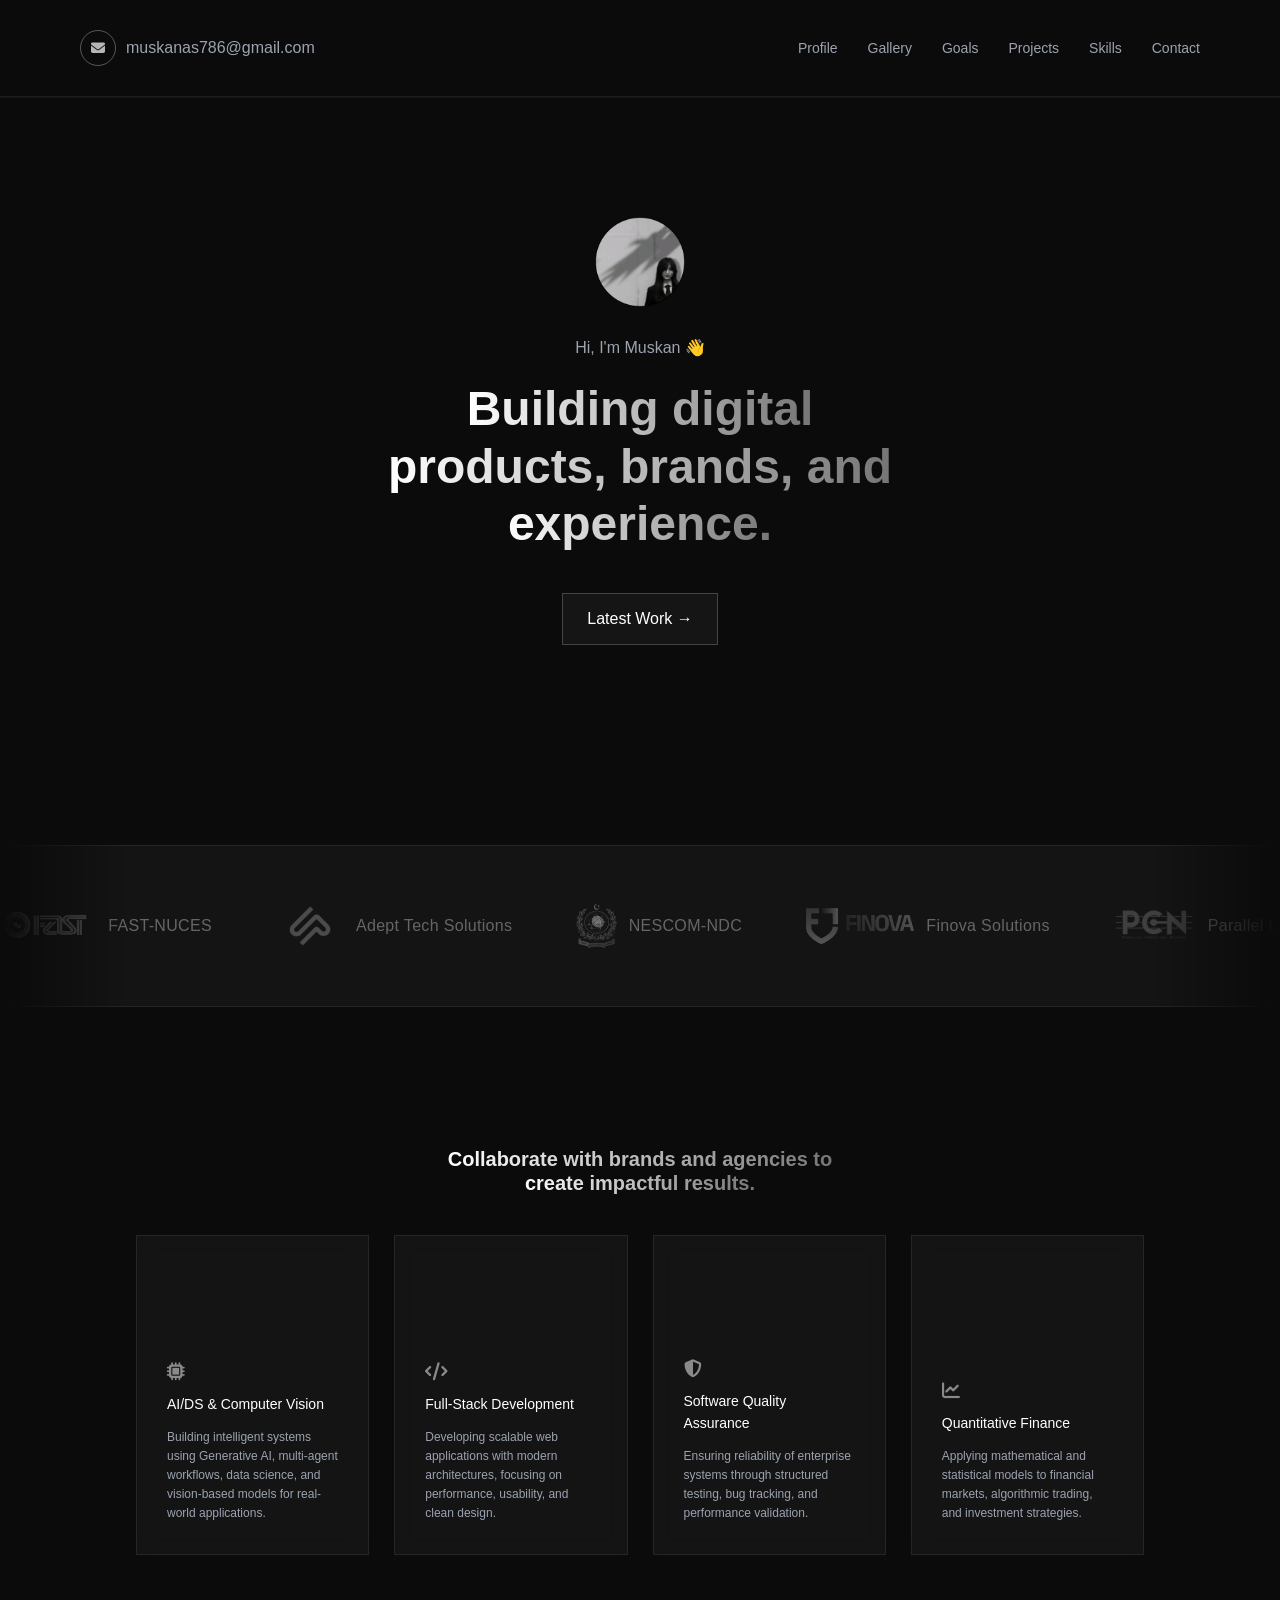
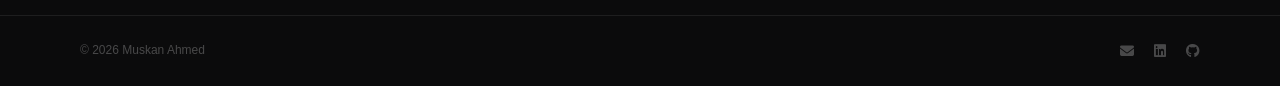
<file: index.html>
<!DOCTYPE html>
<html>
    <head>
        <title>Portfolio</title>
        <link rel="stylesheet" href="style.css">
        <link rel="stylesheet" href="https://cdnjs.cloudflare.com/ajax/libs/font-awesome/6.5.0/css/all.min.css">
    </head>

    <body>

        <nav>
            <div class="contact-item">
                <div class="icon-circle">
                    <i class="fa-solid fa-envelope"></i>
                </div>
                    <span style="color: rgba(156, 163, 175);">muskanas786@gmail.com</span>
                </div>

            <ul>
                <li><a href="profile.html">Profile</a></li>
                <li><a href="gallery.html">Gallery</a></li>
                <li><a href="goals.html">Goals</a></li>
                <li><a href="projects.html">Projects</a></li>
                <li><a href="skills.html">Skills</a></li>
                <li><a href="contact.html">Contact</a></li>
            </ul>
        </nav>

        <section class="hero">
            <img src="images/2.jpg">
            <p>Hi, I'm Muskan 👋</p>
            <h1>
                <span class="line-1">Building digital</span>
                <span class="line-2">products, brands, and</span>
                <span class="line-3">experience.</span>
            </h1>
            <a href="projects.html" class="btn">Latest Work →</a>
        </section>

        <div class="logos-wrapper">
        <div class="logos-track">
            <!-- Original set -->
            <div class="logo-item logo-fast">
            <img src="images/fast.png" alt="FAST-NUCES">
            <span>FAST-NUCES</span>
            </div>
            <div class="logo-item logo-ats">
            <img src="images/ats.png" alt="ATS">
            <span>Adept Tech Solutions</span>
            </div>
            <div class="logo-item logo-nescom">
            <img src="images/nescom.png" alt="NESCOM-NDC">
            <span>NESCOM-NDC</span>
            </div>
            <div class="logo-item logo-finova">
            <img src="images/finova.png" alt="Finova Solutions">
            <span>Finova Solutions</span>
            </div>
            <div class="logo-item logo-pcn">
            <img src="images/pcn.png" alt="PCN Lab">
            <span>Parallel Computing Networks Lab</span>
            </div>
            <!-- Duplicated set for seamless loop -->
            <div class="logo-item   logo-fast">
            <img src="images/fast.png" alt="FAST-NUCES">
            <span>FAST-NUCES</span>
            </div>
            <div class="logo-item logo-ats">
            <img src="images/ats.png" alt="ATS">
            <span>Adept Tech Solutions</span>
            </div>
            <div class="logo-item logo-nescom">
            <img src="images/nescom.png" alt="NESCOM-NDC">
            <span>NESCOM-NDC</span>
            </div>
            <div class="logo-item logo-finova">
            <img src="images/finova.png" alt="Finova Solutions">
            <span>Finova Solutions</span>
            </div>
            <div class="logo-item logo-pcn">
            <img src="images/pcn.png" alt="PCN Lab">
            <span>Parallel Computing Networks Lab</span>
            </div>
        </div>
        </div>

        <section class="section">
            <h2>
                <span class="first-line">Collaborate with brands and agencies to</span>
                <span class="second-line">create impactful results.</span>
            </h2>
            <div class="cards">
                <div class="card">
                    <i class="fa-solid fa-microchip"></i>
                    <h3>AI/DS & Computer Vision</h3>
                    <p>Building intelligent systems using Generative AI, multi-agent workflows, data science, and vision-based models for real-world applications.</p>
                </div>
                <div class="card">
                    <i class="fa-solid fa-code"></i>
                    <h3>Full-Stack Development</h3>
                    <p>Developing scalable web applications with modern architectures, focusing on performance, usability, and clean design.</p>
                </div>
                <div class="card">
                    <i class="fa-solid fa-shield-halved"></i>
                    <h3>Software Quality Assurance</h3>
                    <p>Ensuring reliability of enterprise systems through structured testing, bug tracking, and performance validation.</p>
                </div>
                <div class="card">
                    <i class="fa-solid fa-chart-line"></i>
                    <h3>Quantitative Finance</h3>
                    <p>Applying mathematical and statistical models to financial markets, algorithmic trading, and investment strategies.</p>
                </div>
            </div>
        </section>
        <footer>
            <span>© 2026 Muskan Ahmed</span>
            <div class="footer-links">
                <a href="mailto:muskanas786@gmail.com"><i class="fa-solid fa-envelope"></i></a>
                <a href="https://linkedin.com/in/muskanas78" target="_blank"><i class="fa-brands fa-linkedin"></i></a>
                <a href="https://github.com/muskanas78" target="_blank"><i class="fa-brands fa-github"></i></a>
            </div>
        </footer>
    </body>
</html>
</file>
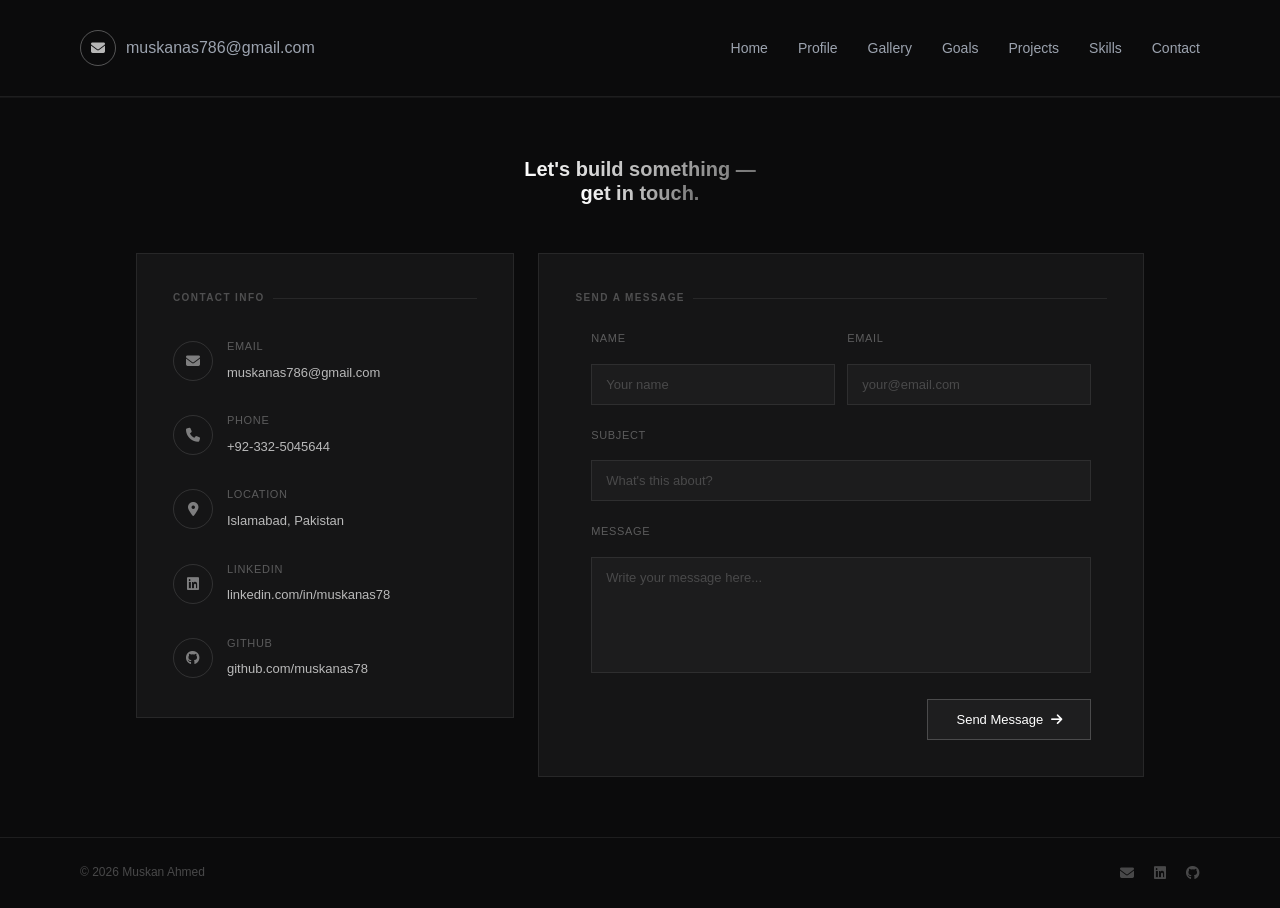
<file: contact.html>
<!DOCTYPE html>
<html>
<head>
    <title>Contact — Muskan Ahmed</title>
    <link rel="stylesheet" href="style.css">
    <link rel="stylesheet" href="https://cdnjs.cloudflare.com/ajax/libs/font-awesome/6.5.0/css/all.min.css">
    <style>
        .contact-layout {
            display: grid;
            grid-template-columns: 1fr 1.6fr;
            gap: 24px;
            align-items: start;
        }
        .contact-info {
            padding: 36px;
            background: var(--card);
            border: 1px solid var(--border);
            display: flex;
            flex-direction: column;
            gap: 28px;
        }
        .block-label {
            font-size: 10px;
            font-weight: 600;
            letter-spacing: 0.14em;
            text-transform: uppercase;
            color: rgba(255,255,255,0.25);
            margin-bottom: 4px;
            display: flex;
            align-items: center;
            gap: 8px;
        }
        .block-label::after {
            content: '';
            flex: 1;
            height: 1px;
            background: var(--border);
        }
        .contact-detail {
            display: flex;
            align-items: center;
            gap: 14px;
        }
        .contact-detail .icon-circle {
            width: 40px;
            height: 40px;
            border-radius: 50%;
            border: 1px solid rgba(255,255,255,0.12);
            display: flex;
            align-items: center;
            justify-content: center;
            flex-shrink: 0;
        }
        .contact-detail .icon-circle i {
            font-size: 14px;
            color: rgba(255,255,255,0.45);
        }
        .contact-detail-text h4 {
            font-size: 11px;
            font-weight: 500;
            color: rgba(255,255,255,0.3);
            margin-bottom: 3px;
            text-transform: uppercase;
            letter-spacing: 0.06em;
        }
        .contact-detail-text a,
        .contact-detail-text span {
            font-size: 13px;
            color: rgba(255,255,255,0.7);
            text-decoration: none;
            transition: color 0.2s;
        }
        .contact-detail-text a:hover { color: #fff; }

        .contact-form-block {
            padding: 36px;
            background: var(--card);
            border: 1px solid var(--border);
        }
        .form-grid {
            display: grid;
            grid-template-columns: 1fr 1fr;
            gap: 12px;
            margin-bottom: 12px;
        }
        .form-field {
            display: flex;
            flex-direction: column;
            gap: 6px;
        }
        .form-field label {
            font-size: 11px;
            color: rgba(255,255,255,0.3);
            letter-spacing: 0.06em;
            text-transform: uppercase;
        }
        .form-field input,
        .form-field textarea {
            width: 100%;
            padding: 12px 14px;
            background: rgba(255,255,255,0.03);
            border: 1px solid rgba(255,255,255,0.08);
            color: #fff;
            font-size: 13px;
            font-family: inherit;
            transition: border-color 0.2s;
            resize: none;
        }
        .form-field input:focus,
        .form-field textarea:focus {
            outline: none;
            border-color: rgba(255,255,255,0.25);
        }
        .form-field input::placeholder,
        .form-field textarea::placeholder {
            color: rgba(255,255,255,0.2);
        }
        .form-full {
            grid-column: span 2;
        }
        .form-submit {
            margin-top: 16px;
            display: flex;
            justify-content: flex-end;
        }
        .btn-send {
            display: inline-flex;
            align-items: center;
            gap: 8px;
            padding: 12px 28px;
            border: 1px solid rgba(255,255,255,0.2);
            background: var(--card);
            color: white;
            font-size: 13px;
            font-family: inherit;
            cursor: pointer;
            transition: 0.3s;
        }
        .btn-send:hover {
            background: rgba(255,255,255,0.9);
            color: #000;
        }

        @media (max-width: 768px) {
            .contact-layout { grid-template-columns: 1fr; }
            .form-grid { grid-template-columns: 1fr; }
            .form-full { grid-column: span 1; }
        }
    </style>
</head>
<body>
    <nav>
        <div class="contact-item">
            <div class="icon-circle">
                <i class="fa-solid fa-envelope"></i>
            </div>
            <span style="color: rgba(156,163,175);">muskanas786@gmail.com</span>
        </div>
        <ul>
            <li><a href="index.html">Home</a></li>
            <li><a href="profile.html">Profile</a></li>
            <li><a href="gallery.html">Gallery</a></li>
            <li><a href="goals.html">Goals</a></li>
            <li><a href="projects.html">Projects</a></li>
            <li><a href="skills.html">Skills</a></li>
            <li><a href="contact.html">Contact</a></li>
        </ul>
    </nav>

    <section class="section">
        <h2 style="margin-bottom: 48px;">
            <span class="first-line">Let's build something —</span>
            <span class="second-line">get in touch.</span>
        </h2>

        <div class="contact-layout">
            <div class="contact-info">
                <div class="block-label">Contact Info</div>

                <div class="contact-detail">
                    <div class="icon-circle">
                        <i class="fa-solid fa-envelope"></i>
                    </div>
                    <div class="contact-detail-text">
                        <h4>Email</h4>
                        <a href="mailto:muskanas786@gmail.com">muskanas786@gmail.com</a>
                    </div>
                </div>

                <div class="contact-detail">
                    <div class="icon-circle">
                        <i class="fa-solid fa-phone"></i>
                    </div>
                    <div class="contact-detail-text">
                        <h4>Phone</h4>
                        <span>+92-332-5045644</span>
                    </div>
                </div>

                <div class="contact-detail">
                    <div class="icon-circle">
                        <i class="fa-solid fa-location-dot"></i>
                    </div>
                    <div class="contact-detail-text">
                        <h4>Location</h4>
                        <span>Islamabad, Pakistan</span>
                    </div>
                </div>

                <div class="contact-detail">
                    <div class="icon-circle">
                        <i class="fa-brands fa-linkedin"></i>
                    </div>
                    <div class="contact-detail-text">
                        <h4>LinkedIn</h4>
                        <a href="https://linkedin.com/in/muskanas78" target="_blank">linkedin.com/in/muskanas78</a>
                    </div>
                </div>

                <div class="contact-detail">
                    <div class="icon-circle">
                        <i class="fa-brands fa-github"></i>
                    </div>
                    <div class="contact-detail-text">
                        <h4>GitHub</h4>
                        <a href="https://github.com/muskanas78" target="_blank">github.com/muskanas78</a>
                    </div>
                </div>
            </div>

            <div class="contact-form-block">
                <div class="block-label" style="margin-bottom: 24px;">Send a Message</div>
                <form onsubmit="return false;">
                    <div class="form-grid">
                        <div class="form-field">
                            <label>Name</label>
                            <input type="text" placeholder="Your name">
                        </div>
                        <div class="form-field">
                            <label>Email</label>
                            <input type="email" placeholder="your@email.com">
                        </div>
                        <div class="form-field form-full">
                            <label>Subject</label>
                            <input type="text" placeholder="What's this about?">
                        </div>
                        <div class="form-field form-full">
                            <label>Message</label>
                            <textarea rows="6" placeholder="Write your message here..."></textarea>
                        </div>
                    </div>
                    <div class="form-submit">
                        <button class="btn-send" type="submit">
                            Send Message <i class="fa-solid fa-arrow-right"></i>
                        </button>
                    </div>
                </form>
            </div>
        </div>
    </section>

    <footer>
        <span>© 2026 Muskan Ahmed</span>
        <div class="footer-links">
            <a href="mailto:muskanas786@gmail.com"><i class="fa-solid fa-envelope"></i></a>
            <a href="https://linkedin.com/in/muskanas78" target="_blank"><i class="fa-brands fa-linkedin"></i></a>
            <a href="https://github.com/muskanas78" target="_blank"><i class="fa-brands fa-github"></i></a>
        </div>
    </footer>
</body>
</html>
</file>
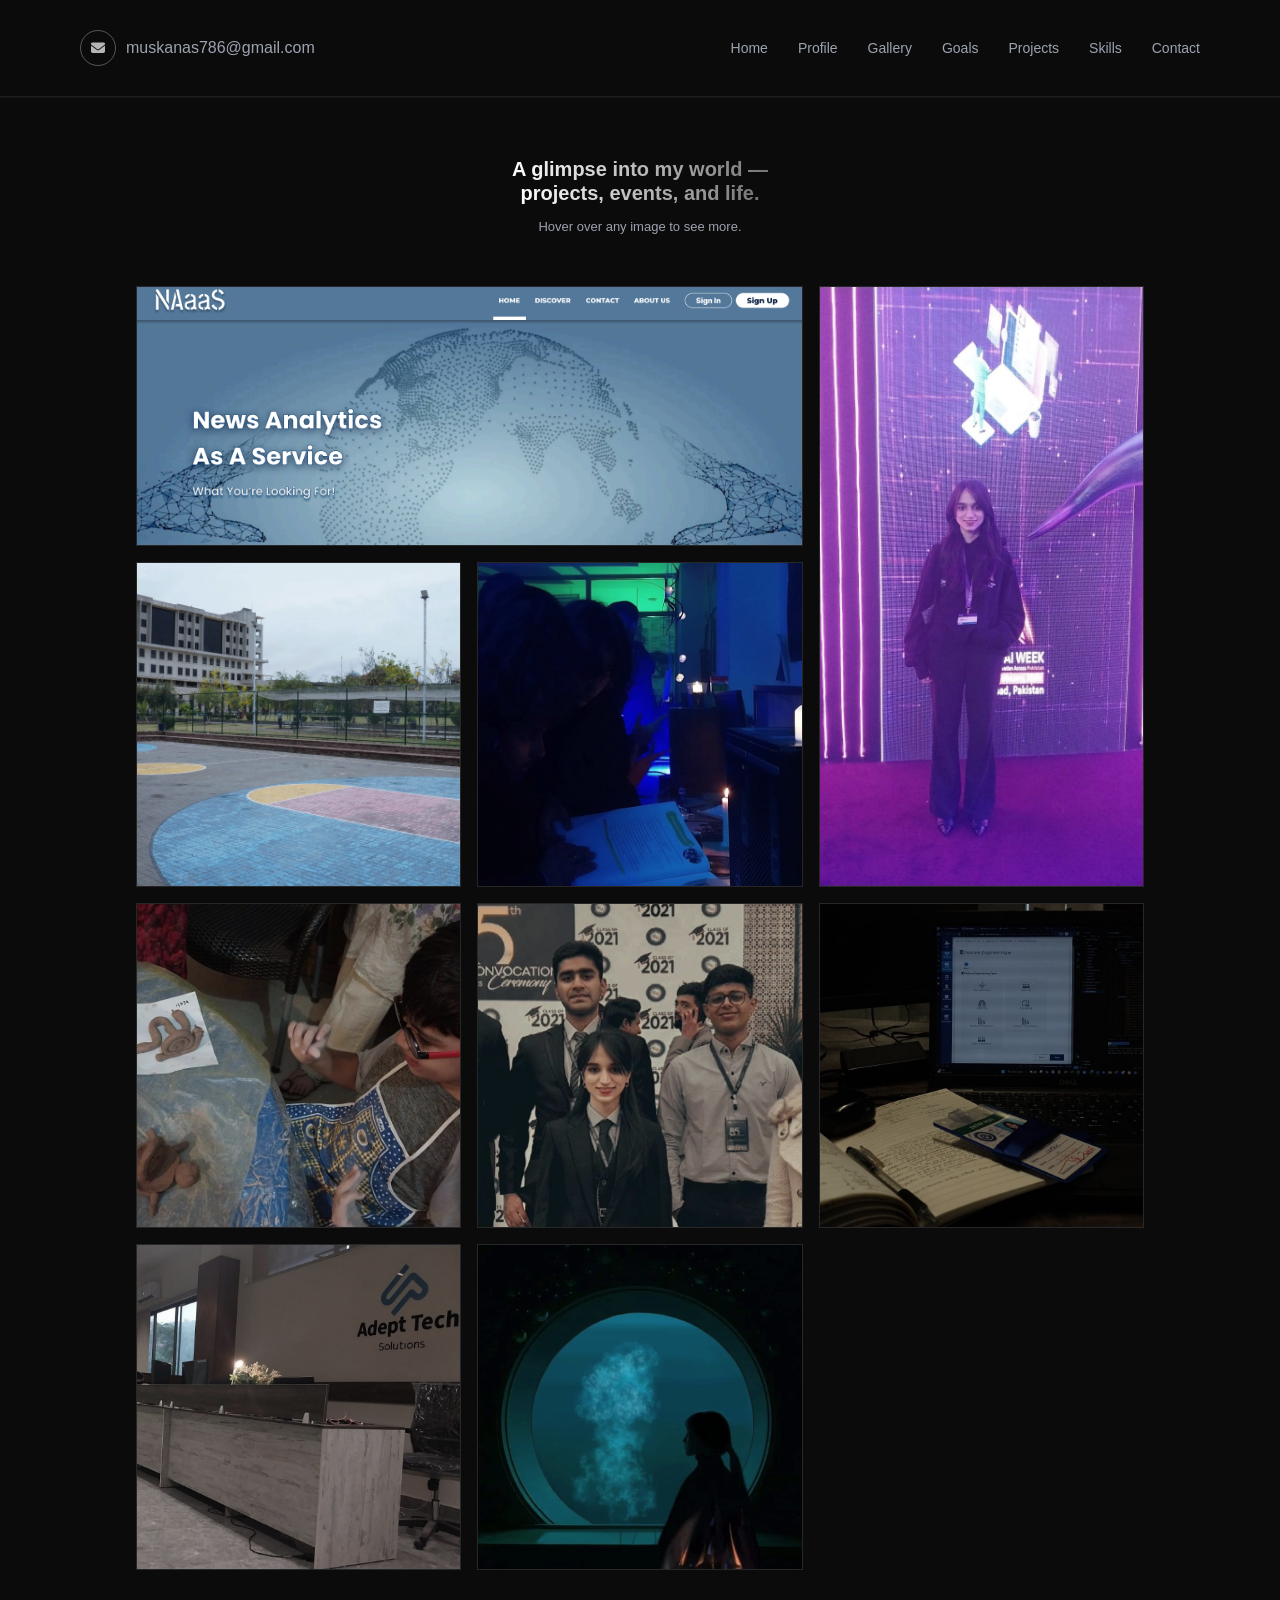
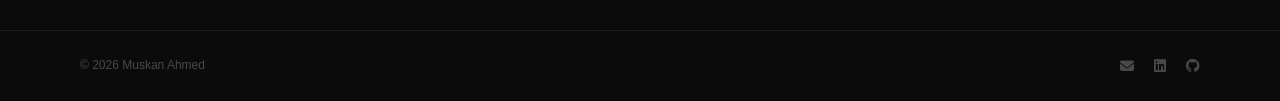
<file: gallery.html>
<!DOCTYPE html>
<html>
<head>
    <title>Gallery — Muskan Ahmed</title>
    <link rel="stylesheet" href="style.css">
    <link rel="stylesheet" href="https://cdnjs.cloudflare.com/ajax/libs/font-awesome/6.5.0/css/all.min.css">
    <style>
        .gallery-grid {
            display: grid;
            grid-template-columns: repeat(3, 1fr);
            gap: 16px;
        }
        .gallery-item {
            position: relative;
            overflow: hidden;
            aspect-ratio: 1 / 1;
            background: var(--card);
            border: 1px solid var(--border);
        }
        .gallery-item img {
            width: 100%;
            height: 100%;
            object-fit: cover;
            display: block;
            filter: grayscale(20%);
            transition: transform 0.5s ease, filter 0.4s ease;
        }
        .gallery-item:hover img {
            transform: scale(1.06);
            filter: grayscale(0%);
        }
        .gallery-caption {
            position: absolute;
            bottom: 0;
            left: 0;
            right: 0;
            padding: 16px;
            background: linear-gradient(transparent, rgba(0,0,0,0.75));
            font-size: 12px;
            color: rgba(255,255,255,0.8);
            transform: translateY(100%);
            transition: transform 0.3s ease;
        }
        .gallery-item:hover .gallery-caption {
            transform: translateY(0);
        }
        .gallery-item.tall {
            grid-row: span 2;
            aspect-ratio: unset;
        }
        .gallery-item.wide {
            grid-column: span 2;
            aspect-ratio: unset;
            height: 260px;
        }
        @media (max-width: 768px) {
            .gallery-grid { grid-template-columns: repeat(2, 1fr); }
            .gallery-item.wide { grid-column: span 1; height: auto; aspect-ratio: 1/1; }
            .gallery-item.tall { grid-row: span 1; aspect-ratio: 1/1; }
        }
        @media (max-width: 480px) {
            .gallery-grid { grid-template-columns: 1fr; }
        }
    </style>
</head>
<body>
    <nav>
        <div class="contact-item">
            <div class="icon-circle">
                <i class="fa-solid fa-envelope"></i>
            </div>
            <span style="color: rgba(156,163,175);">muskanas786@gmail.com</span>
        </div>
        <ul>
            <li><a href="index.html">Home</a></li>
            <li><a href="profile.html">Profile</a></li>
            <li><a href="gallery.html">Gallery</a></li>
            <li><a href="goals.html">Goals</a></li>
            <li><a href="projects.html">Projects</a></li>
            <li><a href="skills.html">Skills</a></li>
            <li><a href="contact.html">Contact</a></li>
        </ul>
    </nav>

    <section class="section">
        <h2 style="margin-bottom: 12px;">
            <span class="first-line">A glimpse into my world —</span>
            <span class="second-line">projects, events, and life.</span>
        </h2>
        <p style="color: var(--subtext); font-size: 13px; text-align: center; margin-bottom: 48px;">Hover over any image to see more.</p>

        <div class="gallery-grid">
            <div class="gallery-item wide">
                <img src="images/a.png" alt="Project work">
                <div class="gallery-caption">Designed and developed NAaaS at PCN Lab — Pakistan's first AI-powered news analytics platform</div>
            </div>
            <div class="gallery-item tall">
                <img src="images/b.jpeg" alt="Muskan">
                <div class="gallery-caption">Hi, that's me attending Indus AI Week conference. 👋</div>
            </div>
            <div class="gallery-item">
                <img src="images/c.webp" alt="FAST NUCES">
                <div class="gallery-caption">BS FinTech at FAST-NUCES Islamabad Campus</div>
            </div>
            <div class="gallery-item">
                <img src="images/d.jpeg" alt="NaSCon event">
                <div class="gallery-caption">NaSCon'24 — Organized Room 8: Murder Mystery, The Devil's Lair</div>
            </div>
            <div class="gallery-item">
                <img src="images/e.jfif" alt="Volunteering">
                <div class="gallery-caption">Volunteered at Angel's Garden — a school for children with neurological disabilities (i.e. Autism)</div>
            </div>
            <div class="gallery-item">
                <img src="images/f.jpeg" alt="85th Convocation">
                <div class="gallery-caption">Usher at FAST's 85th Convocation — 850+ graduates, 7000+ attendees</div>
            </div>
            <div class="gallery-item">
                <img src="images/g.jpeg" alt="AI Work">
                <div class="gallery-caption">Ascend — Enterprise Data Engineering Framework</div>
            </div>
            <div class="gallery-item">
                <img src="images/h.jpeg" alt="Team">
                <div class="gallery-caption">With the ATS team at NSTP, Islamabad</div>
            </div>
            <div class="gallery-item">
                <img src="images/i.jpeg" alt="Art">
                <div class="gallery-caption">Pixelated Vision — Instagram: @_akaiken_</div>
            </div>
        </div>
    </section>

    <footer>
        <span>© 2026 Muskan Ahmed</span>
        <div class="footer-links">
            <a href="mailto:muskanas786@gmail.com"><i class="fa-solid fa-envelope"></i></a>
            <a href="https://linkedin.com/in/muskanas78" target="_blank"><i class="fa-brands fa-linkedin"></i></a>
            <a href="https://github.com/muskanas78" target="_blank"><i class="fa-brands fa-github"></i></a>
        </div>
    </footer>
</body>
</html>
</file>
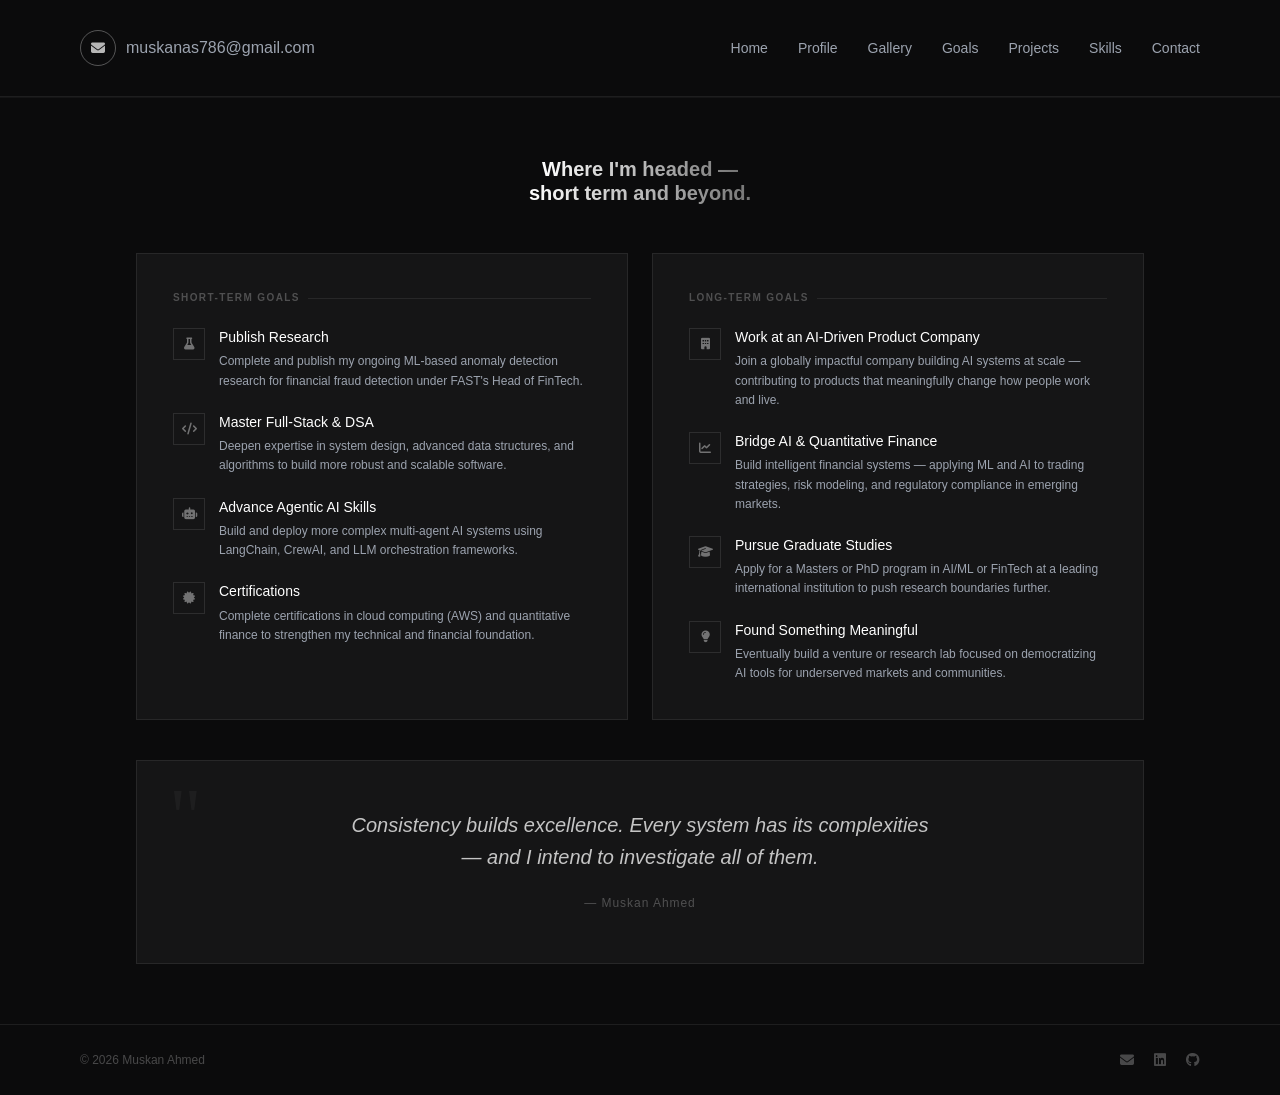
<file: goals.html>
<!DOCTYPE html>
<html>
<head>
    <title>Goals — Muskan Ahmed</title>
    <link rel="stylesheet" href="style.css">
    <link rel="stylesheet" href="https://cdnjs.cloudflare.com/ajax/libs/font-awesome/6.5.0/css/all.min.css">
    <style>
        .goals-grid {
            display: grid;
            grid-template-columns: 1fr 1fr;
            gap: 24px;
            margin-bottom: 40px;
        }
        .goals-block {
            padding: 36px;
            background: var(--card);
            border: 1px solid var(--border);
        }
        .goals-block .block-label {
            font-size: 10px;
            font-weight: 600;
            letter-spacing: 0.14em;
            text-transform: uppercase;
            color: rgba(255,255,255,0.25);
            margin-bottom: 20px;
            display: flex;
            align-items: center;
            gap: 8px;
        }
        .goals-block .block-label::after {
            content: '';
            flex: 1;
            height: 1px;
            background: var(--border);
        }
        .goal-item {
            display: flex;
            gap: 14px;
            margin-bottom: 20px;
            align-items: flex-start;
        }
        .goal-item:last-child { margin-bottom: 0; }
        .goal-icon {
            width: 32px;
            height: 32px;
            border: 1px solid rgba(255,255,255,0.1);
            display: flex;
            align-items: center;
            justify-content: center;
            flex-shrink: 0;
            margin-top: 2px;
        }
        .goal-icon i {
            font-size: 12px;
            color: rgba(255,255,255,0.4);
        }
        .goal-text h4 {
            font-size: 14px;
            font-weight: 500;
            color: #fff;
            margin-bottom: 4px;
        }
        .goal-text p {
            font-size: 12px;
            color: var(--subtext);
            line-height: 1.6;
        }

        .quote-block {
            padding: 48px;
            background: var(--card);
            border: 1px solid var(--border);
            text-align: center;
            position: relative;
        }
        .quote-block::before {
            content: '"';
            position: absolute;
            top: 16px;
            left: 32px;
            font-size: 80px;
            color: rgba(255,255,255,0.04);
            font-family: Georgia, serif;
            line-height: 1;
        }
        .quote-block blockquote {
            font-size: 20px;
            font-weight: 500;
            color: rgba(255,255,255,0.75);
            font-style: italic;
            line-height: 1.6;
            max-width: 600px;
            margin: 0 auto 16px;
        }
        .quote-block cite {
            font-size: 12px;
            color: rgba(255,255,255,0.25);
            font-style: normal;
            letter-spacing: 0.08em;
        }

        @media (max-width: 768px) {
            .goals-grid { grid-template-columns: 1fr; }
            .quote-block { padding: 32px 24px; }
            .quote-block blockquote { font-size: 16px; }
        }
    </style>
</head>
<body>
    <nav>
        <div class="contact-item">
            <div class="icon-circle">
                <i class="fa-solid fa-envelope"></i>
            </div>
            <span style="color: rgba(156,163,175);">muskanas786@gmail.com</span>
        </div>
        <ul>
            <li><a href="index.html">Home</a></li>
            <li><a href="profile.html">Profile</a></li>
            <li><a href="gallery.html">Gallery</a></li>
            <li><a href="goals.html">Goals</a></li>
            <li><a href="projects.html">Projects</a></li>
            <li><a href="skills.html">Skills</a></li>
            <li><a href="contact.html">Contact</a></li>
        </ul>
    </nav>

    <section class="section">
        <h2 style="margin-bottom: 48px;">
            <span class="first-line">Where I'm headed —</span>
            <span class="second-line">short term and beyond.</span>
        </h2>

        <div class="goals-grid">
            <div class="goals-block">
                <div class="block-label">Short-Term Goals</div>

                <div class="goal-item">
                    <div class="goal-icon"><i class="fa-solid fa-flask"></i></div>
                    <div class="goal-text">
                        <h4>Publish Research</h4>
                        <p>Complete and publish my ongoing ML-based anomaly detection research for financial fraud detection under FAST's Head of FinTech.</p>
                    </div>
                </div>
                <div class="goal-item">
                    <div class="goal-icon"><i class="fa-solid fa-code"></i></div>
                    <div class="goal-text">
                        <h4>Master Full-Stack & DSA</h4>
                        <p>Deepen expertise in system design, advanced data structures, and algorithms to build more robust and scalable software.</p>
                    </div>
                </div>
                <div class="goal-item">
                    <div class="goal-icon"><i class="fa-solid fa-robot"></i></div>
                    <div class="goal-text">
                        <h4>Advance Agentic AI Skills</h4>
                        <p>Build and deploy more complex multi-agent AI systems using LangChain, CrewAI, and LLM orchestration frameworks.</p>
                    </div>
                </div>
                <div class="goal-item">
                    <div class="goal-icon"><i class="fa-solid fa-certificate"></i></div>
                    <div class="goal-text">
                        <h4>Certifications</h4>
                        <p>Complete certifications in cloud computing (AWS) and quantitative finance to strengthen my technical and financial foundation.</p>
                    </div>
                </div>
            </div>

            <div class="goals-block">
                <div class="block-label">Long-Term Goals</div>

                <div class="goal-item">
                    <div class="goal-icon"><i class="fa-solid fa-building"></i></div>
                    <div class="goal-text">
                        <h4>Work at an AI-Driven Product Company</h4>
                        <p>Join a globally impactful company building AI systems at scale — contributing to products that meaningfully change how people work and live.</p>
                    </div>
                </div>
                <div class="goal-item">
                    <div class="goal-icon"><i class="fa-solid fa-chart-line"></i></div>
                    <div class="goal-text">
                        <h4>Bridge AI & Quantitative Finance</h4>
                        <p>Build intelligent financial systems — applying ML and AI to trading strategies, risk modeling, and regulatory compliance in emerging markets.</p>
                    </div>
                </div>
                <div class="goal-item">
                    <div class="goal-icon"><i class="fa-solid fa-graduation-cap"></i></div>
                    <div class="goal-text">
                        <h4>Pursue Graduate Studies</h4>
                        <p>Apply for a Masters or PhD program in AI/ML or FinTech at a leading international institution to push research boundaries further.</p>
                    </div>
                </div>
                <div class="goal-item">
                    <div class="goal-icon"><i class="fa-solid fa-lightbulb"></i></div>
                    <div class="goal-text">
                        <h4>Found Something Meaningful</h4>
                        <p>Eventually build a venture or research lab focused on democratizing AI tools for underserved markets and communities.</p>
                    </div>
                </div>
            </div>
        </div>

        <div class="quote-block">
            <blockquote>Consistency builds excellence. Every system has its complexities — and I intend to investigate all of them.</blockquote>
            <cite>— Muskan Ahmed</cite>
        </div>
    </section>

    <footer>
        <span>© 2026 Muskan Ahmed</span>
        <div class="footer-links">
            <a href="mailto:muskanas786@gmail.com"><i class="fa-solid fa-envelope"></i></a>
            <a href="https://linkedin.com/in/muskanas78" target="_blank"><i class="fa-brands fa-linkedin"></i></a>
            <a href="https://github.com/muskanas78" target="_blank"><i class="fa-brands fa-github"></i></a>
        </div>
    </footer>
</body>
</html>
</file>
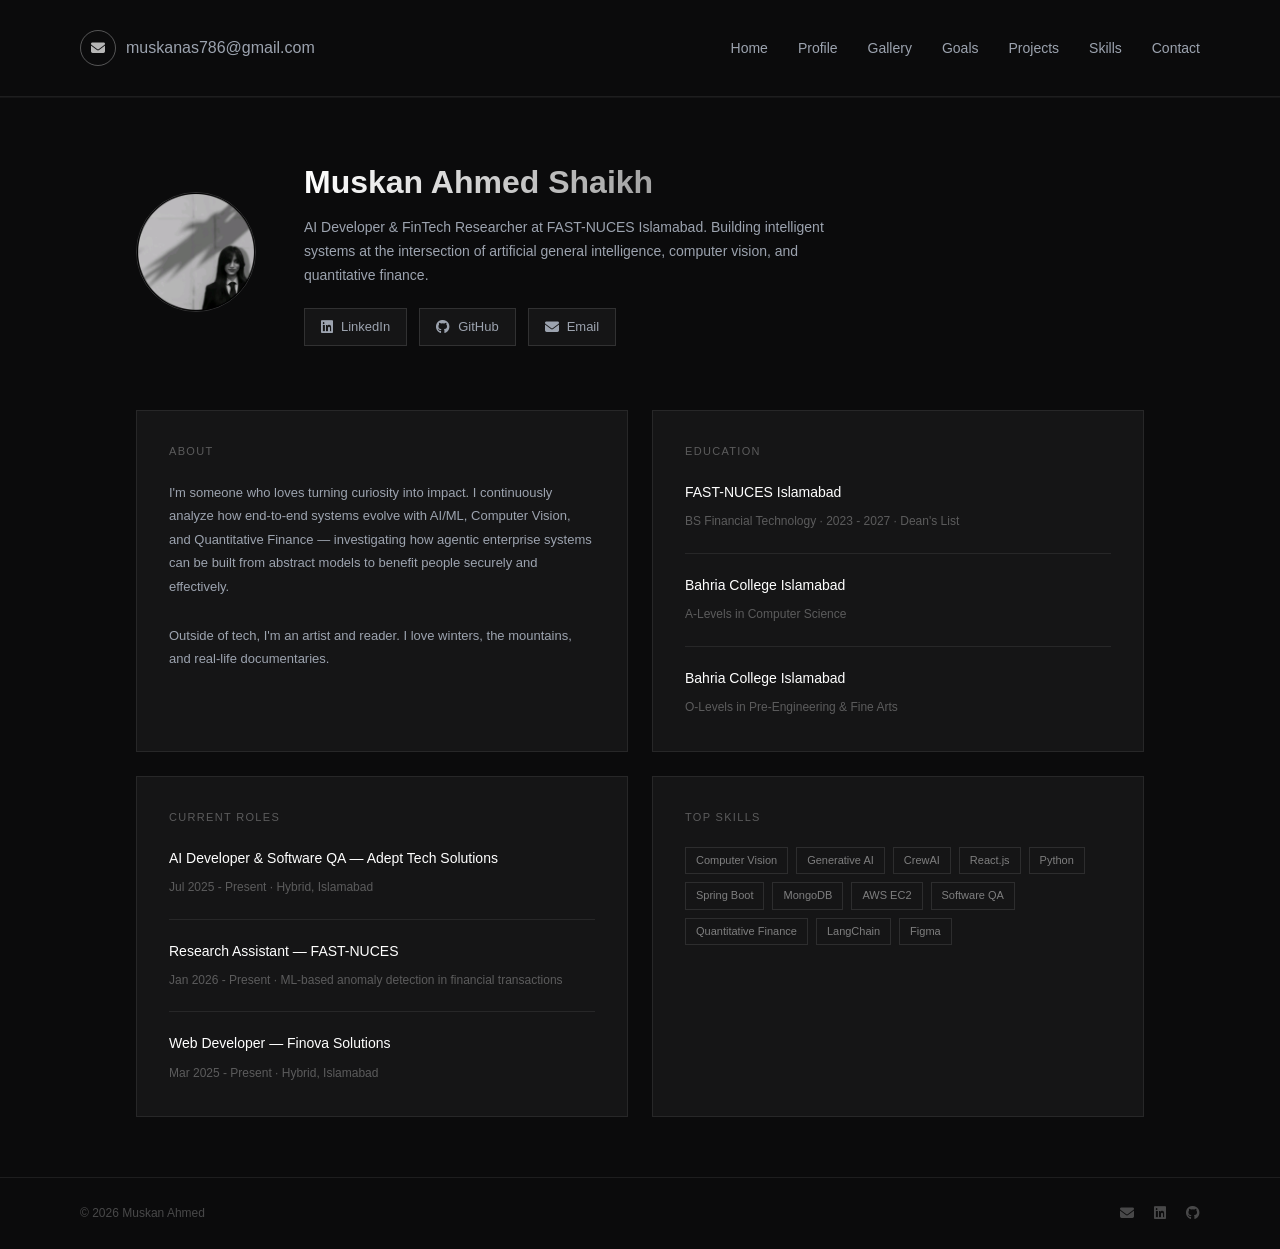
<file: profile.html>
<!DOCTYPE html>
<html>
<head>
    <title>Profile — Muskan Ahmed Shaikh</title>
    <link rel="stylesheet" href="style.css">
    <link rel="stylesheet" href="https://cdnjs.cloudflare.com/ajax/libs/font-awesome/6.5.0/css/all.min.css">
    <style>
        .profile-hero {
            display: flex;
            align-items: center;
            gap: 48px;
            margin-bottom: 64px;
        }
        .profile-hero img {
            width: 120px;
            height: 120px;
            border-radius: 50%;
            object-fit: cover;
            border: 1px solid rgba(255,255,255,0.15);
        }
        .profile-hero-text h1 {
            font-size: 32px;
            font-weight: 600;
            margin-bottom: 8px;
            display: block;
            flex-direction: unset;
            align-items: unset;
            background: linear-gradient(90deg, #ffffff, #757575);
            -webkit-background-clip: text;
            -webkit-text-fill-color: transparent;
        }
        .profile-hero-text p {
            color: var(--subtext);
            font-size: 14px;
            margin-bottom: 20px;
            max-width: 520px;
            line-height: 1.7;
        }
        .social-links {
            display: flex;
            gap: 12px;
        }
        .social-link {
            display: flex;
            align-items: center;
            gap: 8px;
            padding: 8px 16px;
            border: 1px solid rgba(255,255,255,0.12);
            background: var(--card);
            text-decoration: none;
            color: var(--subtext);
            font-size: 13px;
            transition: 0.3s;
        }
        .social-link:hover {
            border-color: rgba(255,255,255,0.3);
            color: #fff;
        }
        .social-link i { font-size: 14px; }

        .profile-grid {
            display: grid;
            grid-template-columns: 1fr 1fr;
            gap: 24px;
        }
        .profile-block {
            padding: 32px;
            background: var(--card);
            border: 1px solid var(--border);
        }
        .profile-block h3 {
            font-size: 11px;
            font-weight: 500;
            letter-spacing: 0.12em;
            text-transform: uppercase;
            color: rgba(255,255,255,0.3);
            margin-bottom: 20px;
        }
        .profile-block p {
            color: var(--subtext);
            font-size: 13px;
            line-height: 1.8;
        }
        .edu-item {
            margin-bottom: 20px;
            padding-bottom: 20px;
            border-bottom: 1px solid var(--border);
        }
        .edu-item:last-child {
            margin-bottom: 0;
            padding-bottom: 0;
            border-bottom: none;
        }
        .edu-item h4 {
            font-size: 14px;
            font-weight: 500;
            color: #fff;
            margin-bottom: 4px;
        }
        .edu-item span {
            font-size: 12px;
            color: rgba(255,255,255,0.3);
        }
        .tag-list {
            display: flex;
            flex-wrap: wrap;
            gap: 8px;
            margin-top: 4px;
        }
        .tag {
            font-size: 11px;
            padding: 4px 10px;
            border: 1px solid rgba(255,255,255,0.1);
            color: rgba(255,255,255,0.45);
        }
        @media (max-width: 768px) {
            .profile-hero { flex-direction: column; gap: 24px; }
            .profile-grid { grid-template-columns: 1fr; }
        }
    </style>
</head>
<body>
    <nav>
        <div class="contact-item">
            <div class="icon-circle">
                <i class="fa-solid fa-envelope"></i>
            </div>
            <span style="color: rgba(156,163,175);">muskanas786@gmail.com</span>
        </div>
        <ul>
            <li><a href="index.html">Home</a></li>
            <li><a href="profile.html">Profile</a></li>
            <li><a href="gallery.html">Gallery</a></li>
            <li><a href="goals.html">Goals</a></li>
            <li><a href="projects.html">Projects</a></li>
            <li><a href="skills.html">Skills</a></li>
            <li><a href="contact.html">Contact</a></li>
        </ul>
    </nav>

    <section class="section">
        <div class="profile-hero">
            <img src="images/2.jpg" alt="Muskan Ahmed">
            <div class="profile-hero-text">
                <h1>Muskan Ahmed Shaikh</h1>
                <p>AI Developer & FinTech Researcher at FAST-NUCES Islamabad. Building intelligent systems at the intersection of artificial general intelligence, computer vision, and quantitative finance.</p>
                <div class="social-links">
                    <a href="https://linkedin.com/in/muskanas78" class="social-link" target="_blank">
                        <i class="fa-brands fa-linkedin"></i> LinkedIn
                    </a>
                    <a href="https://github.com/muskanas78" class="social-link" target="_blank">
                        <i class="fa-brands fa-github"></i> GitHub
                    </a>
                    <a href="mailto:muskanas786@gmail.com" class="social-link">
                        <i class="fa-solid fa-envelope"></i> Email
                    </a>
                </div>
            </div>
        </div>

        <div class="profile-grid">
            <div class="profile-block">
                <h3>About</h3>
                <p>I'm someone who loves turning curiosity into impact. I continuously analyze how end-to-end systems evolve with AI/ML, Computer Vision, and Quantitative Finance — investigating how agentic enterprise systems can be built from abstract models to benefit people securely and effectively.</p>
                <br>
                <p>Outside of tech, I'm an artist and reader. I love winters, the mountains, and real-life documentaries.</p>
            </div>

            <div class="profile-block">
                <h3>Education</h3>
                <div class="edu-item">
                    <h4>FAST-NUCES Islamabad</h4>
                    <span>BS Financial Technology · 2023 - 2027 · Dean's List</span>
                </div>
                <div class="edu-item">
                    <h4>Bahria College Islamabad</h4>
                    <span>A-Levels in Computer Science</span>
                </div>
                <div class="edu-item">
                    <h4>Bahria College Islamabad</h4>
                    <span>O-Levels in Pre-Engineering & Fine Arts</span>
                </div>
            </div>

            <div class="profile-block">
                <h3>Current Roles</h3>
                <div class="edu-item">
                    <h4>AI Developer & Software QA — Adept Tech Solutions</h4>
                    <span>Jul 2025 - Present · Hybrid, Islamabad</span>
                </div>
                <div class="edu-item">
                    <h4>Research Assistant — FAST-NUCES</h4>
                    <span>Jan 2026 - Present · ML-based anomaly detection in financial transactions</span>
                </div>
                <div class="edu-item">
                    <h4>Web Developer — Finova Solutions</h4>
                    <span>Mar 2025 - Present · Hybrid, Islamabad</span>
                </div>
            </div>

            <div class="profile-block">
                <h3>Top Skills</h3>
                <div class="tag-list">
                    <span class="tag">Computer Vision</span>
                    <span class="tag">Generative AI</span>
                    <span class="tag">CrewAI</span>
                    <span class="tag">React.js</span>
                    <span class="tag">Python</span>
                    <span class="tag">Spring Boot</span>
                    <span class="tag">MongoDB</span>
                    <span class="tag">AWS EC2</span>
                    <span class="tag">Software QA</span>
                    <span class="tag">Quantitative Finance</span>
                    <span class="tag">LangChain</span>
                    <span class="tag">Figma</span>
                </div>
            </div>
        </div>
    </section>

    <footer>
        <span>© 2026 Muskan Ahmed</span>
        <div class="footer-links">
            <a href="mailto:muskanas786@gmail.com"><i class="fa-solid fa-envelope"></i></a>
            <a href="https://linkedin.com/in/muskanas78" target="_blank"><i class="fa-brands fa-linkedin"></i></a>
            <a href="https://github.com/muskanas78" target="_blank"><i class="fa-brands fa-github"></i></a>
        </div>
    </footer>
</body>
</html>
</file>
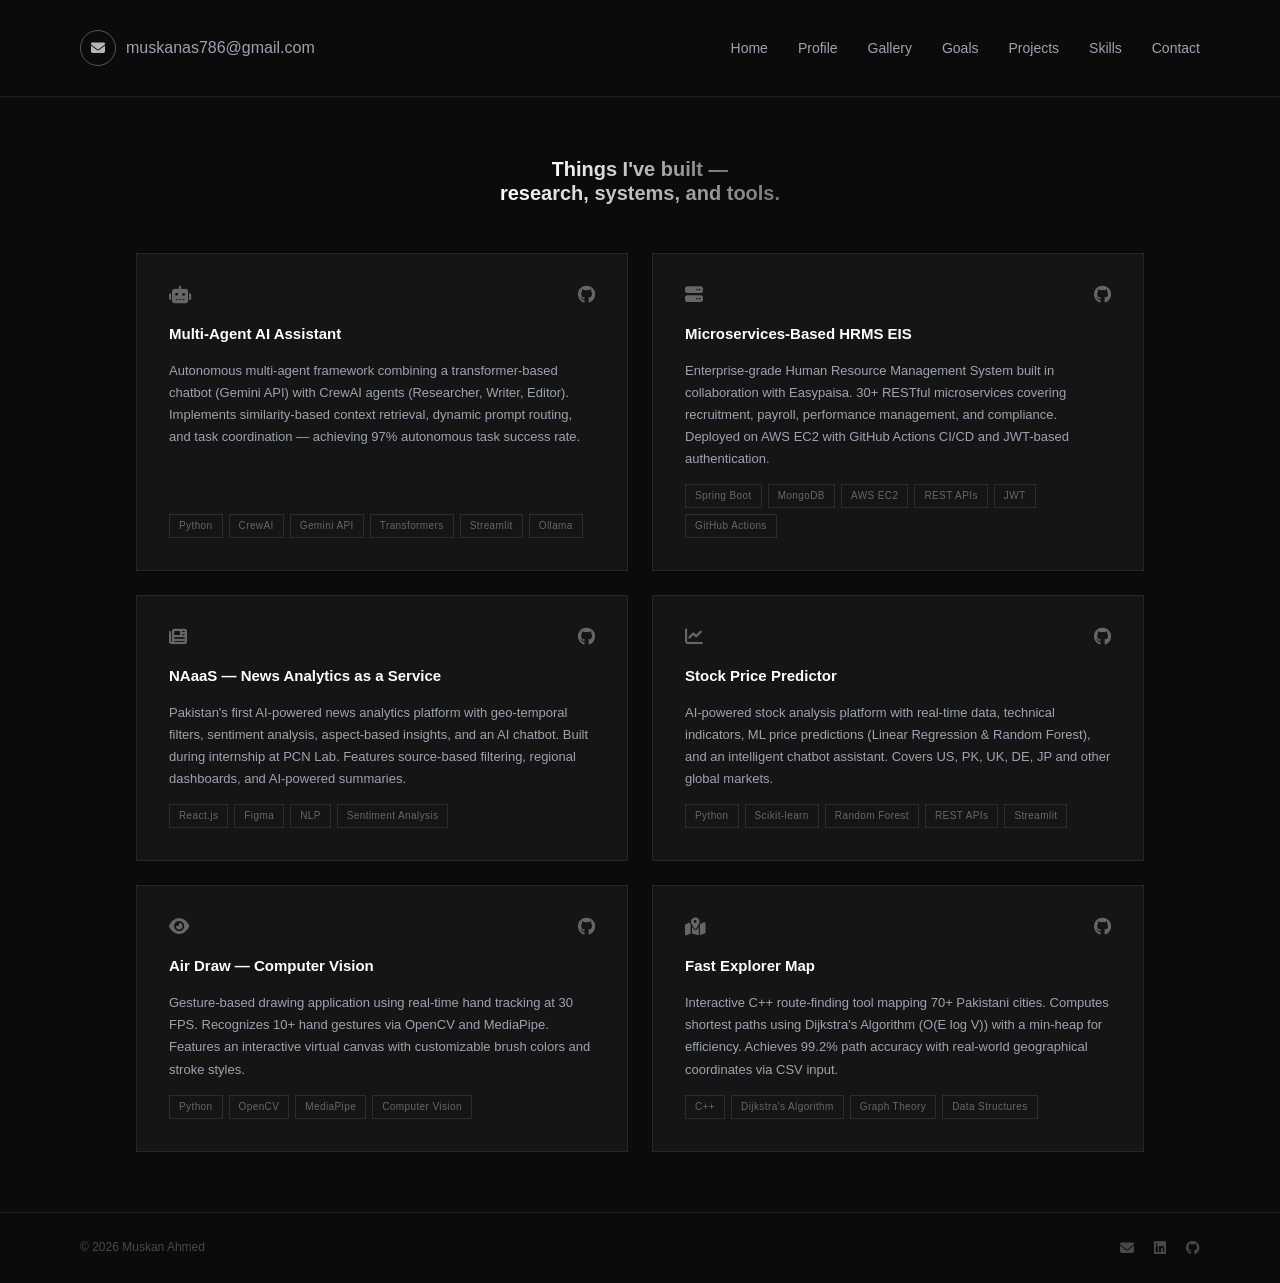
<file: projects.html>
<!DOCTYPE html>
<html>
<head>
    <title>Projects — Muskan Ahmed</title>
    <link rel="stylesheet" href="style.css">
    <link rel="stylesheet" href="https://cdnjs.cloudflare.com/ajax/libs/font-awesome/6.5.0/css/all.min.css">
    <style>
        .projects-grid {
            display: grid;
            grid-template-columns: repeat(2, 1fr);
            gap: 24px;
        }
        .project-card {
            padding: 32px;
            background: var(--card);
            border: 1px solid var(--border);
            display: flex;
            flex-direction: column;
            gap: 14px;
            transition: 0.3s;
        }
        .project-card:hover {
            transform: translateY(-5px);
            border-color: rgba(255,255,255,0.18);
        }
        .project-card-top {
            display: flex;
            align-items: flex-start;
            justify-content: space-between;
        }
        .project-card-top i {
            font-size: 18px;
            color: rgba(255,255,255,0.35);
        }
        .project-links {
            display: flex;
            gap: 10px;
        }
        .project-links a {
            font-size: 13px;
            color: rgba(255,255,255,0.3);
            text-decoration: none;
            transition: color 0.2s;
        }
        .project-links a:hover { color: #fff; }
        .project-card h3 {
            font-size: 15px;
            font-weight: 600;
            color: #fff;
        }
        .project-card p {
            font-size: 13px;
            color: var(--subtext);
            line-height: 1.7;
            flex: 1;
        }
        .tech-stack {
            display: flex;
            flex-wrap: wrap;
            gap: 6px;
        }
        .tech-tag {
            font-size: 10px;
            padding: 3px 9px;
            border: 1px solid rgba(255,255,255,0.1);
            color: rgba(255,255,255,0.35);
            letter-spacing: 0.04em;
        }
        @media (max-width: 768px) {
            .projects-grid { grid-template-columns: 1fr; }
        }
    </style>
</head>
<body>
    <nav>
        <div class="contact-item">
            <div class="icon-circle">
                <i class="fa-solid fa-envelope"></i>
            </div>
            <span style="color: rgba(156,163,175);">muskanas786@gmail.com</span>
        </div>
        <ul>
            <li><a href="index.html">Home</a></li>
            <li><a href="profile.html">Profile</a></li>
            <li><a href="gallery.html">Gallery</a></li>
            <li><a href="goals.html">Goals</a></li>
            <li><a href="projects.html">Projects</a></li>
            <li><a href="skills.html">Skills</a></li>
            <li><a href="contact.html">Contact</a></li>
        </ul>
    </nav>

    <section class="section">
        <h2 style="margin-bottom: 48px;">
            <span class="first-line">Things I've built —</span>
            <span class="second-line">research, systems, and tools.</span>
        </h2>

        <div class="projects-grid">

            <div class="project-card">
                <div class="project-card-top">
                    <i class="fa-solid fa-robot"></i>
                    <div class="project-links">
                        <a href="https://github.com/muskanas78/AI" target="_blank"><i class="fa-brands fa-github"></i></a>
                    </div>
                </div>
                <h3>Multi-Agent AI Assistant</h3>
                <p>Autonomous multi-agent framework combining a transformer-based chatbot (Gemini API) with CrewAI agents (Researcher, Writer, Editor). Implements similarity-based context retrieval, dynamic prompt routing, and task coordination — achieving 97% autonomous task success rate.</p>
                <div class="tech-stack">
                    <span class="tech-tag">Python</span>
                    <span class="tech-tag">CrewAI</span>
                    <span class="tech-tag">Gemini API</span>
                    <span class="tech-tag">Transformers</span>
                    <span class="tech-tag">Streamlit</span>
                    <span class="tech-tag">Ollama</span>
                </div>
            </div>

            <div class="project-card">
                <div class="project-card-top">
                    <i class="fa-solid fa-server"></i>
                    <div class="project-links">
                        <a href="https://github.com/muskanas78/hrms-eis-api" target="_blank"><i class="fa-brands fa-github"></i></a>
                    </div>
                </div>
                <h3>Microservices-Based HRMS EIS</h3>
                <p>Enterprise-grade Human Resource Management System built in collaboration with Easypaisa. 30+ RESTful microservices covering recruitment, payroll, performance management, and compliance. Deployed on AWS EC2 with GitHub Actions CI/CD and JWT-based authentication.</p>
                <div class="tech-stack">
                    <span class="tech-tag">Spring Boot</span>
                    <span class="tech-tag">MongoDB</span>
                    <span class="tech-tag">AWS EC2</span>
                    <span class="tech-tag">REST APIs</span>
                    <span class="tech-tag">JWT</span>
                    <span class="tech-tag">GitHub Actions</span>
                </div>
            </div>

            <div class="project-card">
                <div class="project-card-top">
                    <i class="fa-solid fa-newspaper"></i>
                    <div class="project-links">
                        <a href="https://github.com/muskanas78/NAaaS" target="_blank"><i class="fa-brands fa-github"></i></a>
                    </div>
                </div>
                <h3>NAaaS — News Analytics as a Service</h3>
                <p>Pakistan's first AI-powered news analytics platform with geo-temporal filters, sentiment analysis, aspect-based insights, and an AI chatbot. Built during internship at PCN Lab. Features source-based filtering, regional dashboards, and AI-powered summaries.</p>
                <div class="tech-stack">
                    <span class="tech-tag">React.js</span>
                    <span class="tech-tag">Figma</span>
                    <span class="tech-tag">NLP</span>
                    <span class="tech-tag">Sentiment Analysis</span>
                </div>
            </div>

            <div class="project-card">
                <div class="project-card-top">
                    <i class="fa-solid fa-chart-line"></i>
                    <div class="project-links">
                        <a href="https://github.com/muskanas78/Stock-Price-Predictor" target="_blank"><i class="fa-brands fa-github"></i></a>
                    </div>
                </div>
                <h3>Stock Price Predictor</h3>
                <p>AI-powered stock analysis platform with real-time data, technical indicators, ML price predictions (Linear Regression & Random Forest), and an intelligent chatbot assistant. Covers US, PK, UK, DE, JP and other global markets.</p>
                <div class="tech-stack">
                    <span class="tech-tag">Python</span>
                    <span class="tech-tag">Scikit-learn</span>
                    <span class="tech-tag">Random Forest</span>
                    <span class="tech-tag">REST APIs</span>
                    <span class="tech-tag">Streamlit</span>
                </div>
            </div>

            <div class="project-card">
                <div class="project-card-top">
                    <i class="fa-solid fa-eye"></i>
                    <div class="project-links">
                        <a href="https://github.com/muskanas78" target="_blank"><i class="fa-brands fa-github"></i></a>
                    </div>
                </div>
                <h3>Air Draw — Computer Vision</h3>
                <p>Gesture-based drawing application using real-time hand tracking at 30 FPS. Recognizes 10+ hand gestures via OpenCV and MediaPipe. Features an interactive virtual canvas with customizable brush colors and stroke styles.</p>
                <div class="tech-stack">
                    <span class="tech-tag">Python</span>
                    <span class="tech-tag">OpenCV</span>
                    <span class="tech-tag">MediaPipe</span>
                    <span class="tech-tag">Computer Vision</span>
                </div>
            </div>

            <div class="project-card">
                <div class="project-card-top">
                    <i class="fa-solid fa-map-location-dot"></i>
                    <div class="project-links">
                        <a href="https://github.com/muskanas78/Map" target="_blank"><i class="fa-brands fa-github"></i></a>
                    </div>
                </div>
                <h3>Fast Explorer Map</h3>
                <p>Interactive C++ route-finding tool mapping 70+ Pakistani cities. Computes shortest paths using Dijkstra's Algorithm (O(E log V)) with a min-heap for efficiency. Achieves 99.2% path accuracy with real-world geographical coordinates via CSV input.</p>
                <div class="tech-stack">
                    <span class="tech-tag">C++</span>
                    <span class="tech-tag">Dijkstra's Algorithm</span>
                    <span class="tech-tag">Graph Theory</span>
                    <span class="tech-tag">Data Structures</span>
                </div>
            </div>
        </div>
    </section>

    <footer>
        <span>© 2026 Muskan Ahmed</span>
        <div class="footer-links">
            <a href="mailto:muskanas786@gmail.com"><i class="fa-solid fa-envelope"></i></a>
            <a href="https://linkedin.com/in/muskanas78" target="_blank"><i class="fa-brands fa-linkedin"></i></a>
            <a href="https://github.com/muskanas78" target="_blank"><i class="fa-brands fa-github"></i></a>
        </div>
    </footer>
</body>
</html>
</file>
<file: style.css>
/* =========================
   GLOBAL RESET
========================= */
* {
    margin: 0;
    padding: 0;
    box-sizing: border-box;
}

body {
    font-family: 'Inter', sans-serif;
    background: #0b0b0c;
    color: #ffffff;
    line-height: 1.6;
}

/* =========================
   VARIABLES
========================= */
:root {
    --bg: #0b0b0c;
    --card: rgba(255, 255, 255, 0.04);
    --border: rgba(255,255,255,0.08);
    --text: #ffffff;
    --subtext: #9ca3af;
}

/* =========================
   NAVBAR
========================= */
nav {
    display: flex;
    justify-content: space-between;
    align-items: center;
    padding: 30px 80px;
}

nav h3 {
    font-weight: 500;
}

nav ul {
    display: flex;
    gap: 30px;
    list-style: none;
}

nav a {
    text-decoration: none;
    color: var(--subtext);
    font-size: 14px;
    transition: 0.3s;
}

nav a:hover {
    color: white;
}

nav {
    border-bottom: 1px solid rgba(255, 255, 255, 0.08);
    box-shadow: 0 1px 0 rgba(255, 255, 255, 0.04);
}

/* =========================
   HERO
========================= */
.hero {
    text-align: center;
    padding: 120px 20px;
}

.hero img {
    width: 90px;
    border-radius: 50%;
    margin-bottom: 20px;
}

.hero p {
    color: var(--subtext);
}

.hero h1 {
    font-size: 48px;
    max-width: 700px;
    margin: 20px auto;
    font-weight: 600;
}

.contact-item {
  display: flex;
  align-items: center;
  gap: 10px; /* controls space between circle and text */
}

.icon-circle {
  width: 36px;
  height: 36px;
  border-radius: 50%;
  border: 1px solid rgba(255, 255, 255, 0.3);
  display: flex;
  align-items: center;
  justify-content: center;
  flex-shrink: 0;
}

.icon-circle i {
  font-size: 14px;
  color: rgba(255, 255, 255, 0.7);
}

h1 {
  display: flex;
  flex-direction: column;
  align-items: center;
}

.line-1, .line-2, .line-3 {
  display: block;
  background: linear-gradient(90deg, #ffffff, #757575);
  -webkit-background-clip: text;
  -webkit-text-fill-color: transparent;
  font-weight: 600;
  font-size: 48px;
  line-height: 1.2;
}

/* =========================
   BUTTON
========================= */
.btn {
    display: inline-block;
    padding: 12px 24px;
    border: 1px solid var(--border);
    border-color: rgba(255,255,255,0.2);
    background: var(--card);
    margin-top: 20px;
    text-decoration: none;
    color: white;
    transition: 0.3s;
}

.btn:hover {
    background: rgb(206, 206, 206);
    color: black;
}

/* =========================
   LOGOS STRIP
========================= */
/* Outer container: clips overflow + adds fade edges */
.logos-wrapper {
  margin: 80px 0;
  padding: 0;
  overflow: hidden;
  position: relative;
  border-top: 1px solid rgba(255, 255, 255, 0.08);
  border-bottom: 1px solid rgba(255, 255, 255, 0.08);
  background: var(--card);

  /* Fade out on left and right edges */
  -webkit-mask-image: linear-gradient(
    to right,
    transparent 0%,
    black 10%,
    black 90%,
    transparent 100%
  );
  mask-image: linear-gradient(
    to right,
    transparent 0%,
    black 10%,
    black 90%,
    transparent 100%
  );
}

/* The moving strip */
.logos-track {
  display: flex;
  align-items: center;
  gap: 64px;
  padding: 32px 0;
  width: max-content; /* lets it be as wide as all items combined */
  animation: marquee 20s linear infinite;
}

/* Each logo+name pair */
.logo-item {
  display: flex;
  align-items: center;
  gap: 12px;
  flex-shrink: 0; /* never shrink — important for the scroll to work */
  cursor: default;
}

.logo-item img {
  height: 40px;
  width: auto;
  object-fit: contain;
  filter: grayscale(100%) brightness(1.2);
  opacity: 0.5;
  transition: filter 0.3s ease, opacity 0.3s ease;
}

.logo-item span {
  font-size: 16px;
  font-weight: 500;
  color: rgba(255, 255, 255, 0.35);
  white-space: nowrap;
  transition: color 0.3s ease;
  letter-spacing: 0.02em;
}

/* Hover: bring logo to life */
.logo-item:hover img {
  filter: grayscale(0%) brightness(1);
  opacity: 1;
}

.logo-item:hover span {
  color: rgba(255, 255, 255, 0.85);
}

/* The scroll animation */
@keyframes marquee {
  from { transform: translateX(-50%); }
  to   { transform: translateX(0); } /* -50% because we duplicated items */
}

.logo-fast img   { height: 96px; }
.logo-ats img    { height: 68px; }
.logo-nescom img { height: 44px; }
.logo-finova img { height: 36px; }
.logo-pcn img    { height: 82px; filter: grayscale(100%) invert(1) brightness(0.6); opacity: 0.35; }

/* =========================
   CARDS (GLASS EFFECT)
========================= */
.section h2 {
  display: flex;
  flex-direction: column;
  align-items: center;
  margin-bottom: 40px;
}

.first-line, .second-line {
  display: block;
  background: linear-gradient(90deg, #ffffff, #757575);
  -webkit-background-clip: text;
  -webkit-text-fill-color: transparent;
  font-weight: 600;
  font-size: 20px;
  line-height: 1.2;
}

.section {
  padding: 60px 96px;
  max-width: 1200px;
  margin: 0 auto;
}

.card {
  padding: 30px;
  background: var(--card);
  border: 1px solid var(--border);
  backdrop-filter: blur(10px);
  transition: 0.3s;
  display: flex;
  flex-direction: column;
  gap: 12px;
  height: 320px;
  justify-content: flex-end;
}

.cards {
  display: grid;
  grid-template-columns: repeat(4, 1fr);
  gap: 25px;
}

.card i {
  font-size: 18px;
  color: rgba(255, 255, 255, 0.5);
}

.card h3 {
  font-size: 14px;
  font-weight: 500;
  color: #fff;
  white-space: normal;
}

.card p {
  color: var(--subtext);
  font-size: 12px;
  line-height: 1.6;
}

.card:hover {
  transform: translateY(-6px);
  border-color: rgba(255, 255, 255, 0.2);
}

/* =========================
   GALLERY
========================= */
.gallery {
    display: grid;
    grid-template-columns: repeat(3, 1fr);
    gap: 20px;
}

.gallery img {
    width: 100%;
    border-radius: 10px;
    transition: 0.3s;
}

.gallery img:hover {
    transform: scale(1.05);
}

/* =========================
   FORM
========================= */
form {
    max-width: 500px;
    margin: auto;
}

input, textarea {
    width: 100%;
    padding: 12px;
    margin: 10px 0;
    background: transparent;
    border: 1px solid var(--border);
    color: white;
}

input:focus, textarea:focus {
    outline: none;
    border-color: white;
}

/* =========================
   PROGRESS BARS
========================= */
progress {
    width: 100%;
    height: 8px;
    margin-bottom: 20px;
}

/* =========================
   RESPONSIVE DESIGN
========================= */
@media (max-width: 1024px) {
    nav {
        padding: 20px;
    }

    .cards {
        grid-template-columns: repeat(2, 1fr);
    }

    .section {
        padding: 60px 30px;
    }
}

@media (max-width: 640px) {
    nav ul {
        display: none;
    }

    .cards {
        grid-template-columns: 1fr;
    }

    .gallery {
        grid-template-columns: 1fr;
    }

    .hero h1 {
        font-size: 30px;
    }
}

/* =========================
   FOOTER
========================= */

footer {
  border-top: 1px solid rgba(255, 255, 255, 0.08);
  padding: 24px 80px;
  display: flex;
  justify-content: space-between;
  align-items: center;
}

footer span {
  font-size: 12px;
  color: rgba(255, 255, 255, 0.25);
}

.footer-links {
  display: flex;
  gap: 20px;
}

.footer-links a {
  font-size: 14px;
  color: rgba(255, 255, 255, 0.25);
  text-decoration: none;
  transition: color 0.2s;
}

.footer-links a:hover {
  color: #fff;
}
</file>
